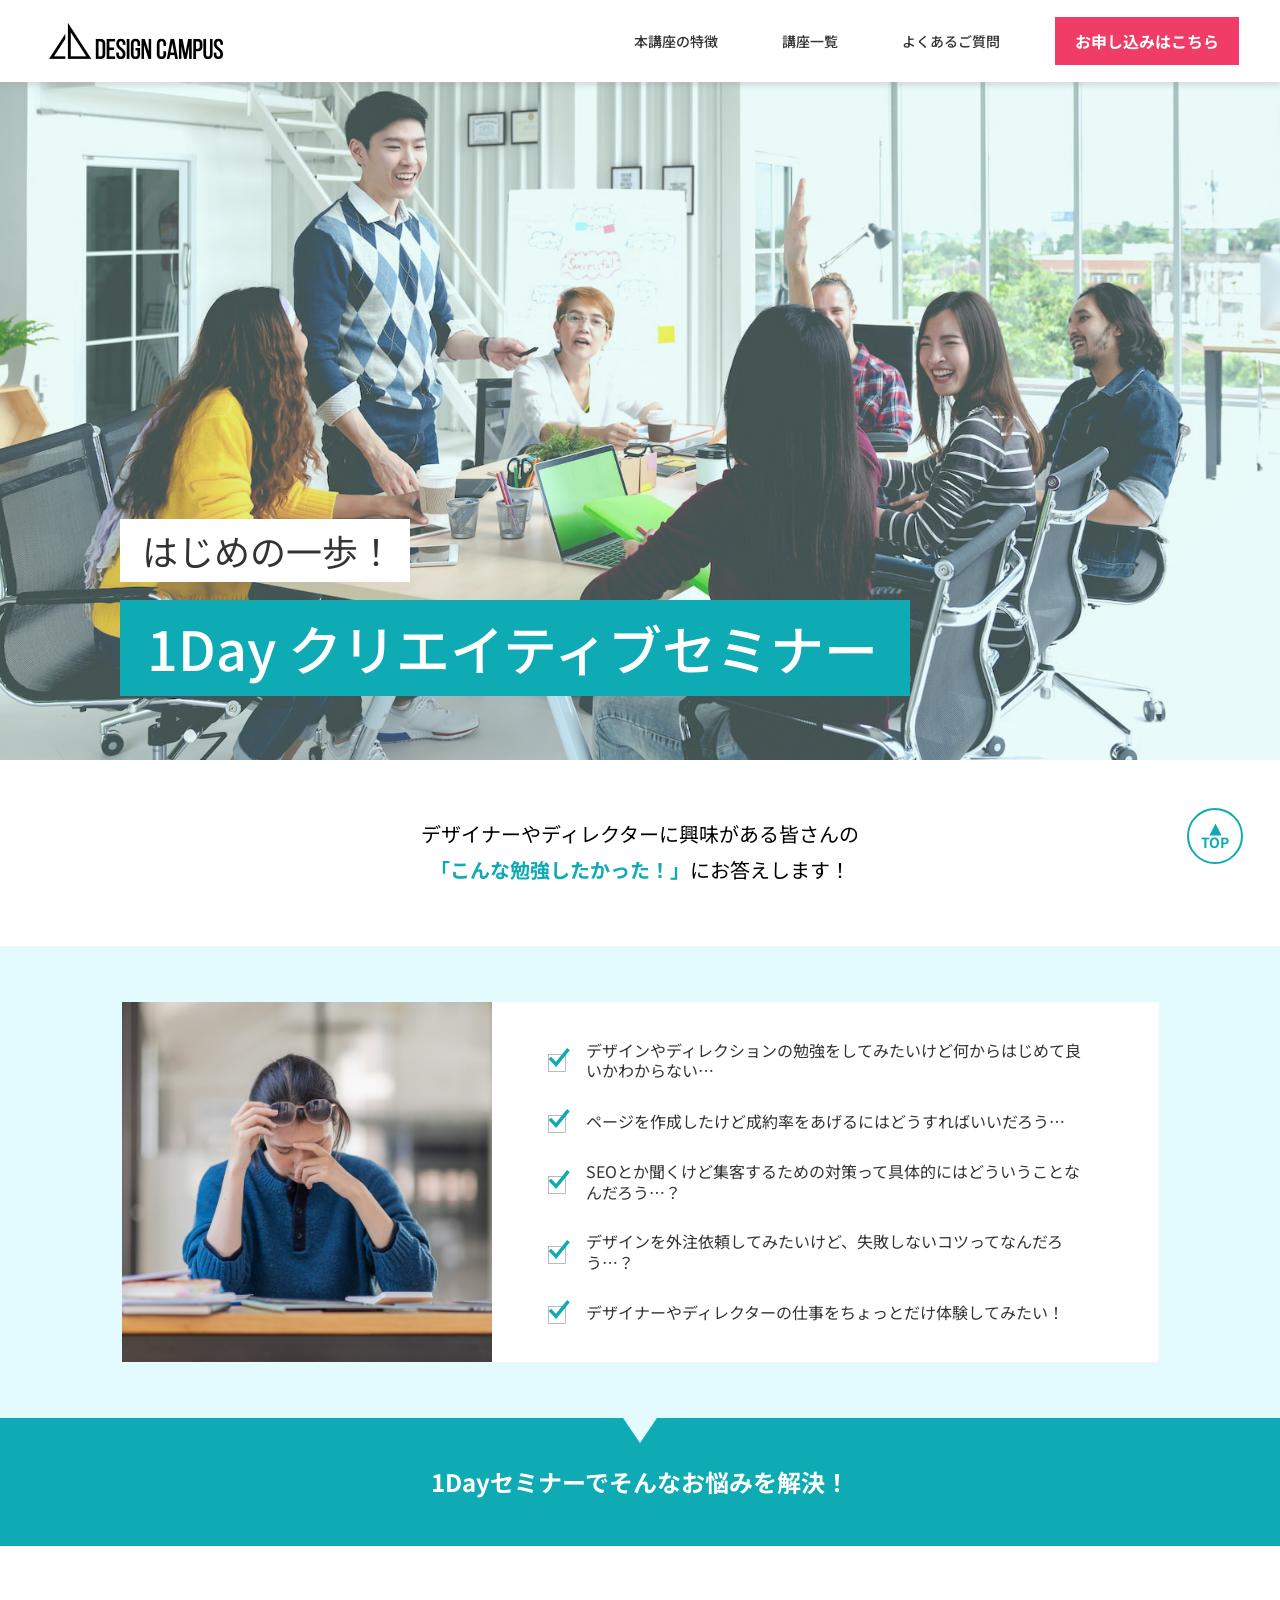
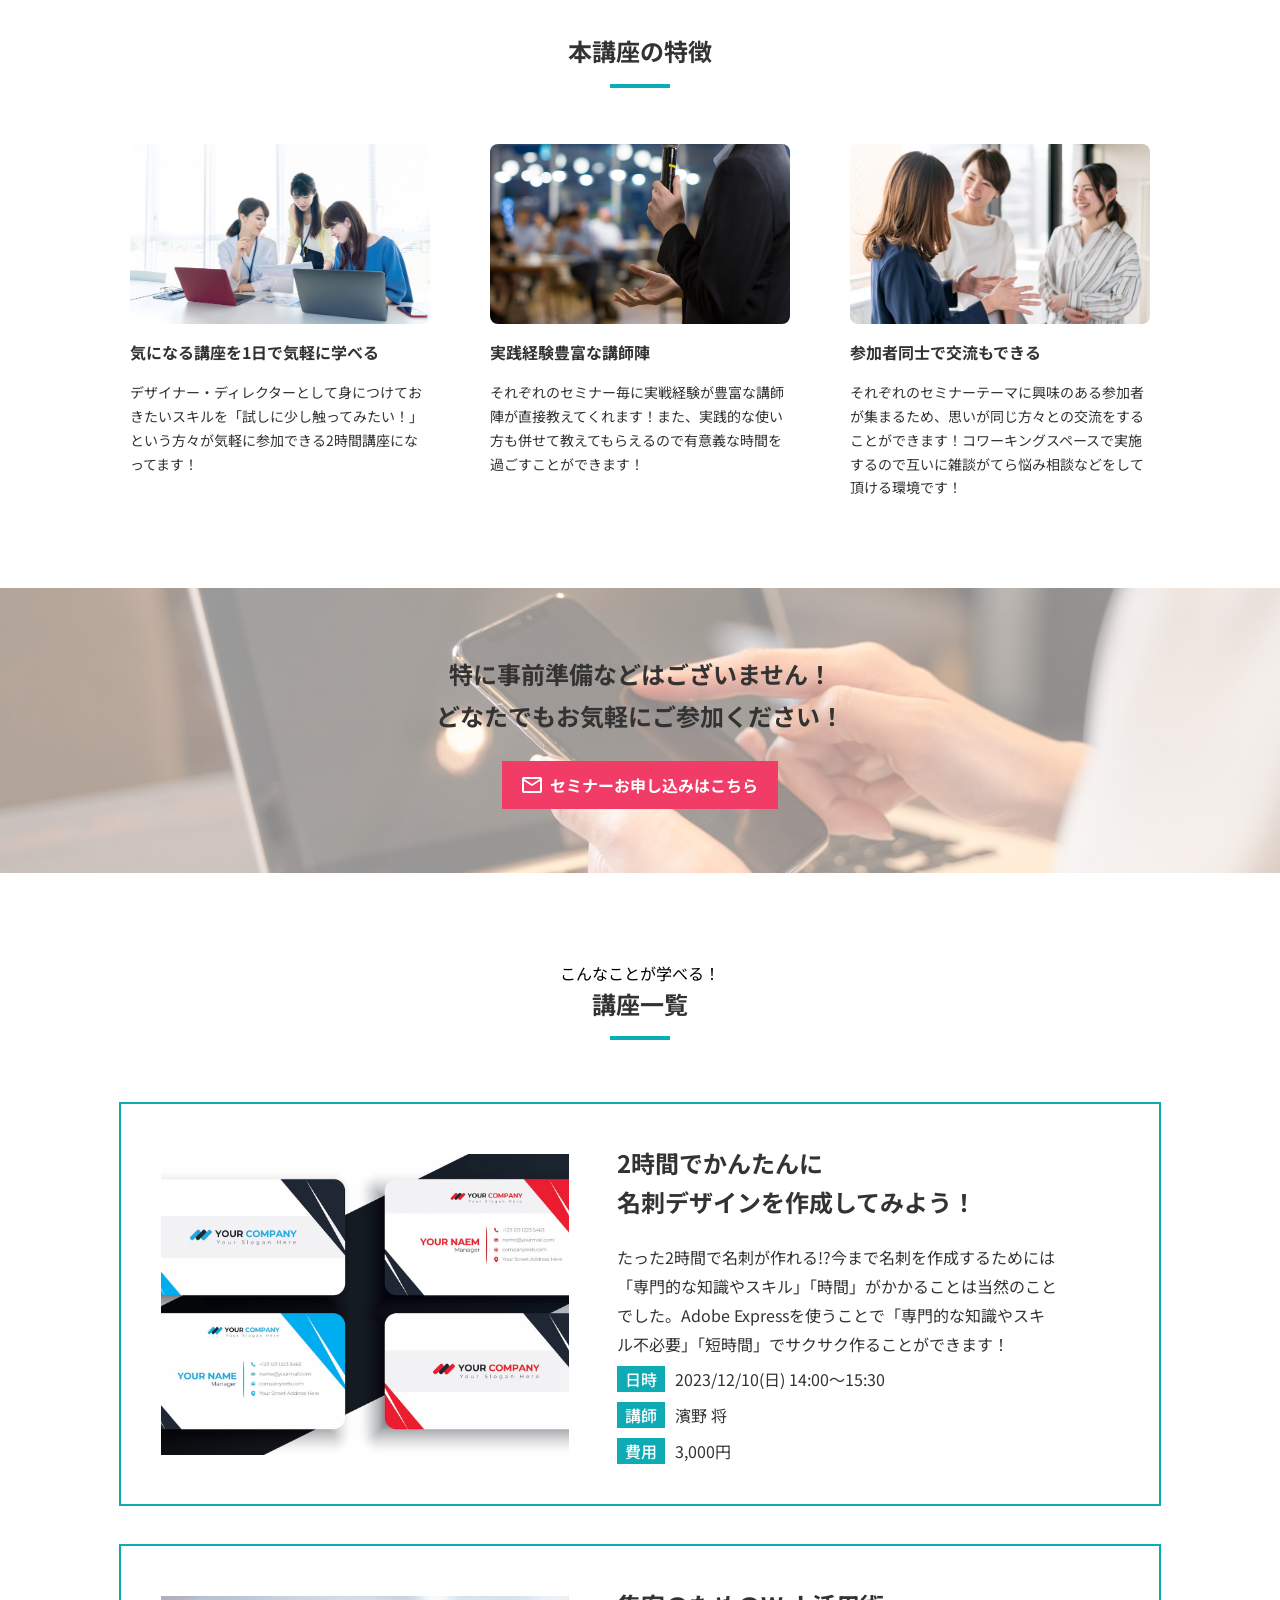
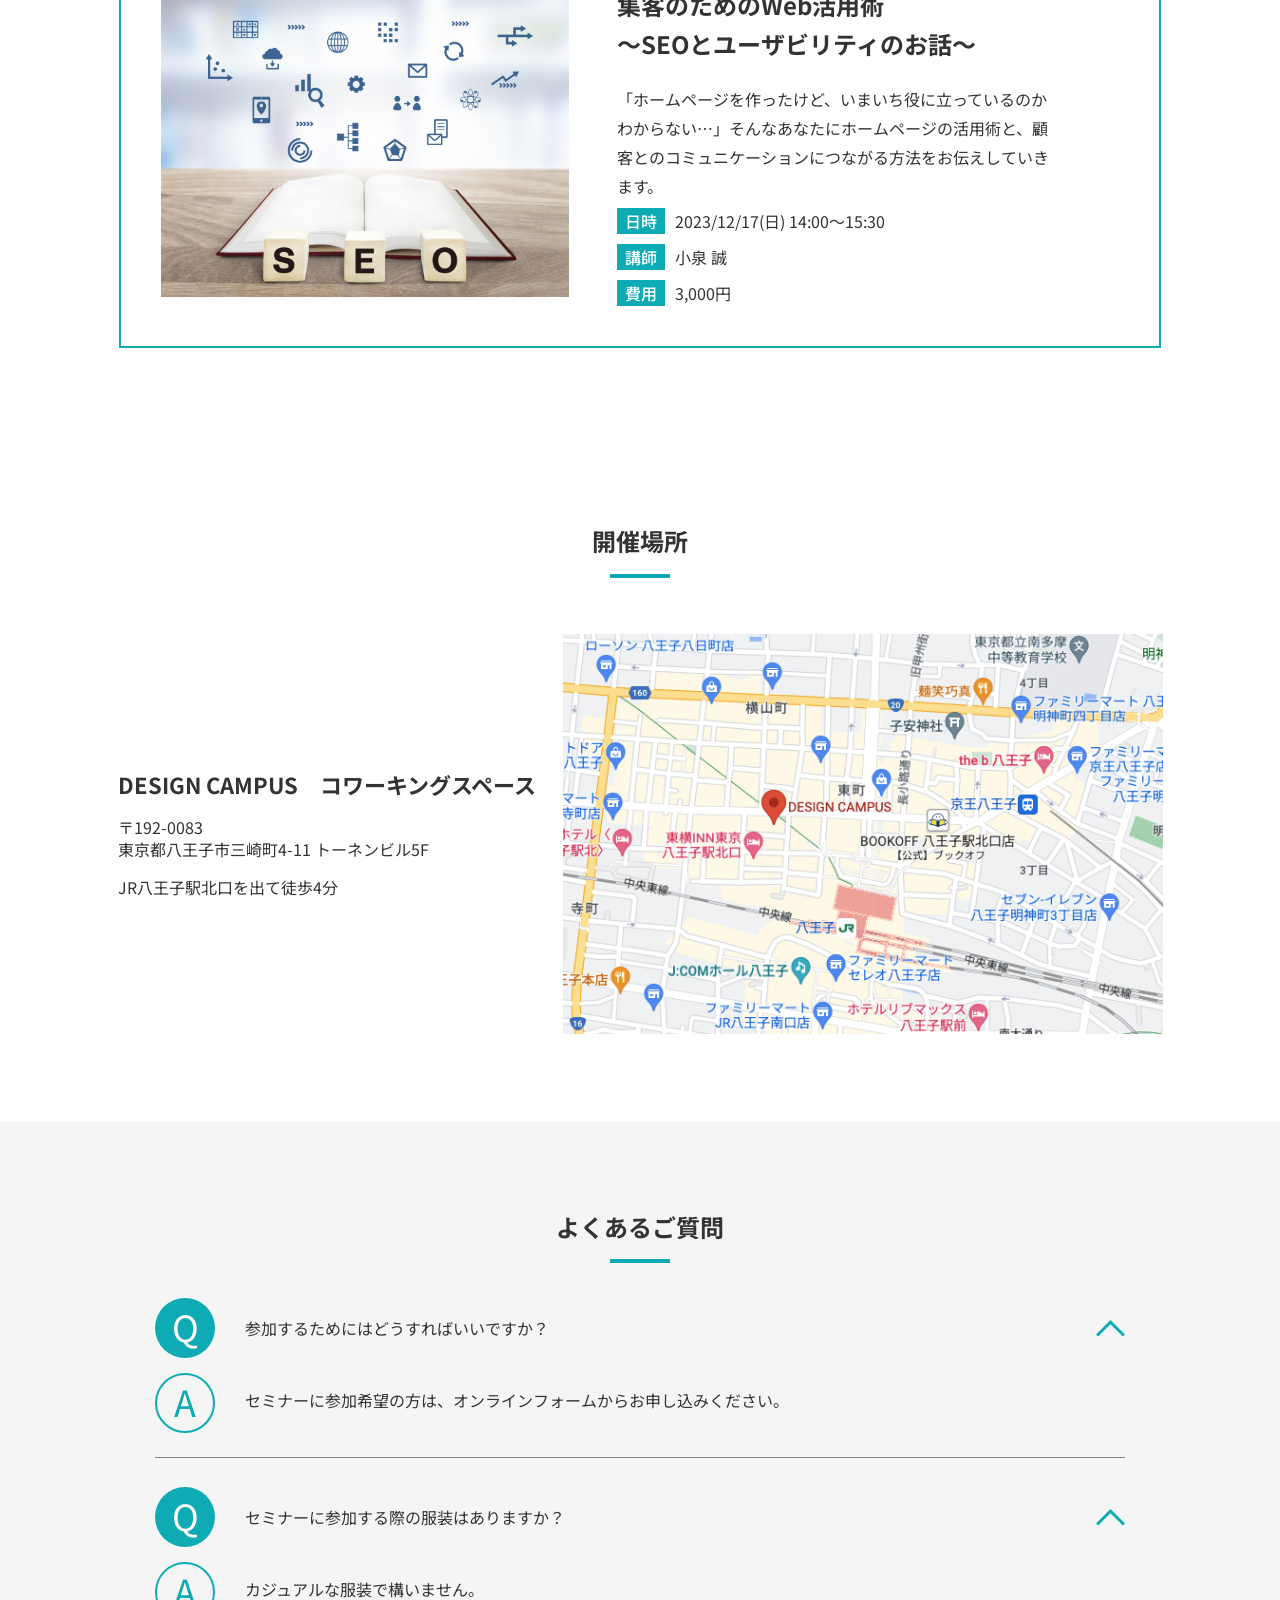
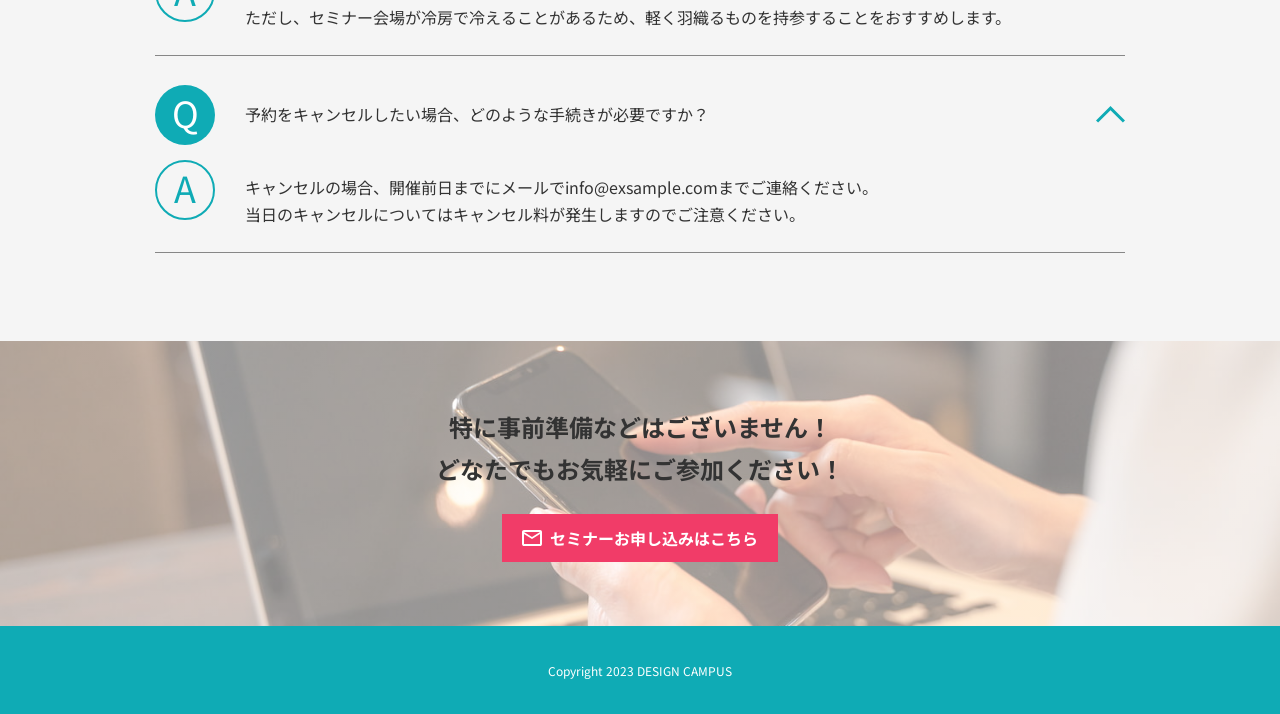
<file: index.html>
<!DOCTYPE html>
<html lang="ja">
<head>
  <meta charset="UTF-8">
  <meta name="viewport" content="width=device-width, initial-scale=1.0">
  <title>1Day クリエイティブセミナー | DESIGN CAMPUS</title>
  <meta name="description" content="デザイナーやディレクターに興味がある方へ。1Dayクリエイティブセミナーで、気になる講座を1日で気軽に学べます。">
  <link rel="preconnect" href="https://fonts.googleapis.com">
  <link rel="preconnect" href="https://fonts.gstatic.com" crossorigin>
  <link href="https://fonts.googleapis.com/css2?family=Inter:wght@400;700&family=Noto+Sans+JP:wght@400;500;700&display=swap" rel="stylesheet">
  <link rel="stylesheet" href="css/style.css">
</head>
<body>
  <header class="header">
    <div class="header-inner">
      <a class="logo" href="index.html">
        <img src="images/logo.png" alt="DESIGN CAMPUS" width="176" height="36">
      </a>
      <button class="nav-toggle" type="button" aria-expanded="false" aria-controls="site-nav" aria-label="メニューを開く">
        <span></span>
        <span></span>
        <span></span>
      </button>
      <nav class="nav" id="site-nav">
        <a href="index.html#features">本講座の特徴</a>
        <a href="index.html#courses">講座一覧</a>
        <a href="index.html#faq">よくあるご質問</a>
        <a class="btn btn-cta btn-nav" href="contact.html">お申し込みはこちら</a>
      </nav>
      <a class="btn btn-cta btn-header" href="contact.html">お申し込みはこちら</a>
    </div>
  </header>

  <main>
    <section class="hero" id="top">
      <div class="hero-copy">
        <p class="hero-kicker">はじめの一歩！</p>
        <h1 class="hero-title">1Day クリエイティブセミナー</h1>
      </div>
    </section>

    <section class="intro">
      <p class="intro-text">
        デザイナーやディレクターに興味がある皆さんの<br>
        <strong>「こんな勉強したかった！」</strong>にお答えします！
      </p>
    </section>

    <section class="concerns" aria-label="こんなお悩みありませんか">
      <div class="concerns-inner">
        <img class="concerns-photo" src="images/concern.png" alt="デスクで悩む女性" width="370" height="360">
        <ul class="concern-list">
          <li>
            <img src="images/icon-mark.svg" alt="" width="22" height="24">
            <p>デザインやディレクションの勉強をしてみたいけど何からはじめて良いかわからない…</p>
          </li>
          <li>
            <img src="images/icon-mark.svg" alt="" width="22" height="24">
            <p>ページを作成したけど成約率をあげるにはどうすればいいだろう…</p>
          </li>
          <li>
            <img src="images/icon-mark.svg" alt="" width="22" height="24">
            <p>SEOとか聞くけど集客するための対策って具体的にはどういうことなんだろう…？</p>
          </li>
          <li>
            <img src="images/icon-mark.svg" alt="" width="22" height="24">
            <p>デザインを外注依頼してみたいけど、失敗しないコツってなんだろう…？</p>
          </li>
          <li>
            <img src="images/icon-mark.svg" alt="" width="22" height="24">
            <p>デザイナーやディレクターの仕事をちょっとだけ体験してみたい！</p>
          </li>
        </ul>
      </div>
    </section>

    <section class="solution" aria-label="解決メッセージ">
      <span class="solution-arrow" aria-hidden="true"></span>
      <p>1Dayセミナーでそんなお悩みを解決！</p>
    </section>

    <section class="features" id="features">
      <div class="features-inner">
        <div class="section-head">
          <h2 class="section-title">本講座の特徴<span class="section-line"></span></h2>
        </div>
        <div class="feature-grid">
          <article class="feature-card">
            <img src="images/feature-1.png" alt="講座の様子" width="300" height="180">
            <h3>気になる講座を1日で気軽に学べる</h3>
            <p>デザイナー・ディレクターとして身につけておきたいスキルを「試しに少し触ってみたい！」という方々が気軽に参加できる2時間講座になってます！</p>
          </article>
          <article class="feature-card">
            <img src="images/feature-2.png" alt="講師が解説している様子" width="300" height="180">
            <h3>実践経験豊富な講師陣</h3>
            <p>それぞれのセミナー毎に実戦経験が豊富な講師陣が直接教えてくれます！また、実践的な使い方も併せて教えてもらえるので有意義な時間を過ごすことができます！</p>
          </article>
          <article class="feature-card">
            <img src="images/feature-3.png" alt="参加者が交流している様子" width="300" height="180">
            <h3>参加者同士で交流もできる</h3>
            <p>それぞれのセミナーテーマに興味のある参加者が集まるため、思いが同じ方々との交流をすることができます！コワーキングスペースで実施するので互いに雑談がてら悩み相談などをして頂ける環境です！</p>
          </article>
        </div>
      </div>
    </section>

    <section class="cta" aria-label="セミナーのお申し込み">
      <div class="cta-inner">
        <p>特に事前準備などはございません！<br>どなたでもお気軽にご参加ください！</p>
        <a class="btn btn-cta btn-seminar" href="contact.html">
          <img src="images/icon-mail.svg" alt="" width="20" height="16">
          セミナーお申し込みはこちら
        </a>
      </div>
    </section>

    <section class="courses" id="courses">
      <div class="courses-inner">
        <div class="section-head section-head--course">
          <p class="eyebrow">こんなことが学べる！</p>
          <h2 class="section-title">講座一覧<span class="section-line"></span></h2>
        </div>
        <div class="course-list">
          <article class="course-card">
            <img src="images/course-1.png" alt="名刺デザインの作例" width="408" height="301">
            <div class="course-body">
              <h3>2時間でかんたんに<br>名刺デザインを作成してみよう！</h3>
              <p class="course-desc">たった2時間で名刺が作れる!?今まで名刺を作成するためには「専門的な知識やスキル」「時間」がかかることは当然のことでした。Adobe Expressを使うことで「専門的な知識やスキル不必要」「短時間」でサクサク作ることができます！</p>
              <dl class="course-meta">
                <div>
                  <dt>日時</dt>
                  <dd>2023/12/10(日) 14:00〜15:30</dd>
                </div>
                <div>
                  <dt>講師</dt>
                  <dd>濱野 将</dd>
                </div>
                <div>
                  <dt>費用</dt>
                  <dd>3,000円</dd>
                </div>
              </dl>
            </div>
          </article>
          <article class="course-card">
            <img src="images/course-2.png" alt="Webサイトを確認している様子" width="408" height="301">
            <div class="course-body">
              <h3>集客のためのWeb活用術<br>〜SEOとユーザビリティのお話〜</h3>
              <p class="course-desc">「ホームページを作ったけど、いまいち役に立っているのかわからない…」そんなあなたにホームページの活用術と、顧客とのコミュニケーションにつながる方法をお伝えしていきます。</p>
              <dl class="course-meta">
                <div>
                  <dt>日時</dt>
                  <dd>2023/12/17(日) 14:00〜15:30</dd>
                </div>
                <div>
                  <dt>講師</dt>
                  <dd>小泉 誠</dd>
                </div>
                <div>
                  <dt>費用</dt>
                  <dd>3,000円</dd>
                </div>
              </dl>
            </div>
          </article>
        </div>
      </div>
    </section>

    <section class="place" id="place">
      <div class="place-inner">
        <div class="section-head">
          <h2 class="section-title">開催場所<span class="section-line"></span></h2>
        </div>
        <div class="place-body">
          <div class="place-info">
            <p class="place-name">DESIGN CAMPUS　コワーキングスペース</p>
            <p class="place-address">〒192-0083<br>東京都八王子市三崎町4-11 トーネンビル5F</p>
            <p class="place-access">JR八王子駅北口を出て徒歩4分</p>
          </div>
          <img src="images/map.png" alt="DESIGN CAMPUS周辺の地図。八王子駅北口付近" width="600" height="400">
        </div>
      </div>
    </section>

    <section class="faq" id="faq">
      <div class="faq-inner">
        <div class="section-head section-head--faq">
          <h2 class="section-title">よくあるご質問<span class="section-line"></span></h2>
        </div>
        <div class="faq-list">
          <article class="faq-item is-open">
            <h3>
              <button class="faq-q" type="button" aria-expanded="true">
                <span class="mark mark-q" aria-hidden="true">Q</span>
                <span class="faq-question">参加するためにはどうすればいいですか？</span>
                <img class="chevron" src="images/icon-chevron.svg" alt="" width="29" height="17">
              </button>
            </h3>
            <div class="faq-a">
              <span class="mark mark-a" aria-hidden="true">A</span>
              <p>セミナーに参加希望の方は、オンラインフォームからお申し込みください。</p>
            </div>
          </article>
          <hr>
          <article class="faq-item is-open">
            <h3>
              <button class="faq-q" type="button" aria-expanded="true">
                <span class="mark mark-q" aria-hidden="true">Q</span>
                <span class="faq-question">セミナーに参加する際の服装はありますか？</span>
                <img class="chevron" src="images/icon-chevron.svg" alt="" width="29" height="17">
              </button>
            </h3>
            <div class="faq-a">
              <span class="mark mark-a" aria-hidden="true">A</span>
              <p>カジュアルな服装で構いません。<br>ただし、セミナー会場が冷房で冷えることがあるため、軽く羽織るものを持参することをおすすめします。</p>
            </div>
          </article>
          <hr>
          <article class="faq-item is-open">
            <h3>
              <button class="faq-q" type="button" aria-expanded="true">
                <span class="mark mark-q" aria-hidden="true">Q</span>
                <span class="faq-question">予約をキャンセルしたい場合、どのような手続きが必要ですか？</span>
                <img class="chevron" src="images/icon-chevron.svg" alt="" width="29" height="17">
              </button>
            </h3>
            <div class="faq-a">
              <span class="mark mark-a" aria-hidden="true">A</span>
              <p>キャンセルの場合、開催前日までにメールでinfo@exsample.comまでご連絡ください。<br>当日のキャンセルについてはキャンセル料が発生しますのでご注意ください。</p>
            </div>
          </article>
          <hr>
        </div>
      </div>
    </section>

    <section class="cta" aria-label="セミナーのお申し込み">
      <div class="cta-inner">
        <p>特に事前準備などはございません！<br>どなたでもお気軽にご参加ください！</p>
        <a class="btn btn-cta btn-seminar" href="contact.html">
          <img src="images/icon-mail.svg" alt="" width="20" height="16">
          セミナーお申し込みはこちら
        </a>
      </div>
    </section>
  </main>

  <footer class="footer">
    <p>Copyright 2023 DESIGN CAMPUS</p>
  </footer>

  <a class="to-top" href="#top" aria-label="ページ上部へ戻る">
    <svg viewBox="0 0 13 13" width="13" height="13" aria-hidden="true">
      <polygon points="6.5,0.4 12.6,12.6 0.4,12.6" fill="#0FABB5"></polygon>
    </svg>
    <span>TOP</span>
  </a>

  <script src="js/main.js"></script>
</body>
</html>
</file>
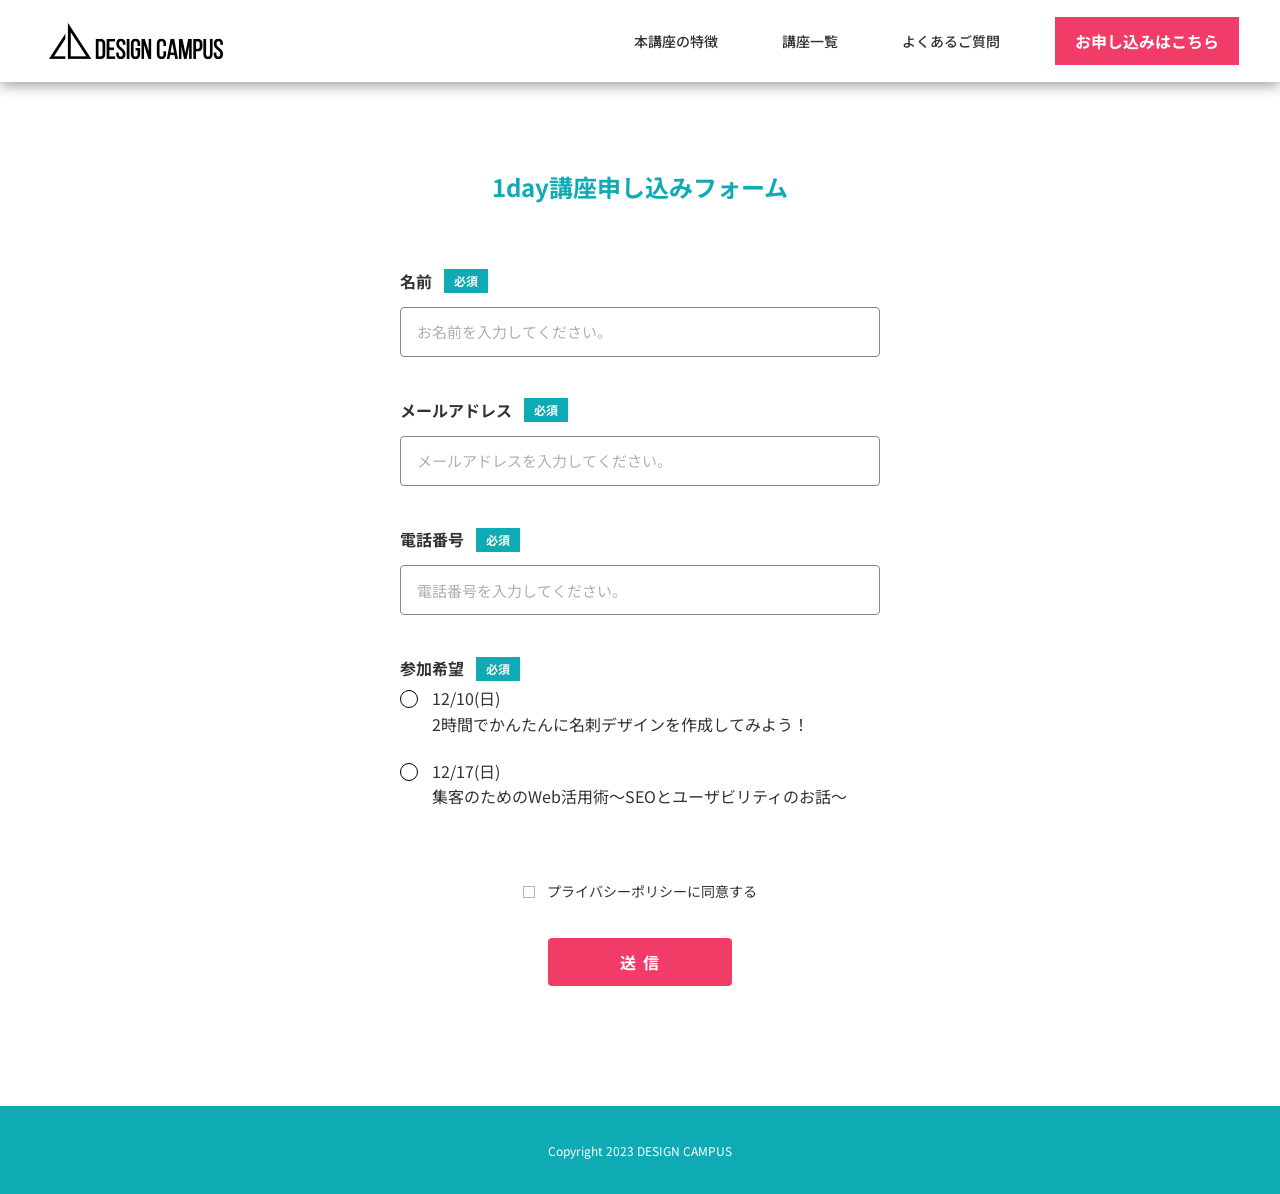
<file: contact.html>
<!DOCTYPE html>
<html lang="ja">
<head>
  <meta charset="UTF-8">
  <meta name="viewport" content="width=device-width, initial-scale=1.0">
  <title>1day講座申し込みフォーム | DESIGN CAMPUS</title>
  <meta name="description" content="1Dayクリエイティブセミナーの申し込みフォームです。">
  <link rel="preconnect" href="https://fonts.googleapis.com">
  <link rel="preconnect" href="https://fonts.gstatic.com" crossorigin>
  <link href="https://fonts.googleapis.com/css2?family=Inter:wght@400;700&family=Noto+Sans+JP:wght@400;500;700&display=swap" rel="stylesheet">
  <link rel="stylesheet" href="css/style.css">
</head>
<body class="page-form">
  <header class="header header--strong">
    <div class="header-inner">
      <a class="logo" href="index.html">
        <img src="images/logo.png" alt="DESIGN CAMPUS" width="176" height="36">
      </a>
      <button class="nav-toggle" type="button" aria-expanded="false" aria-controls="site-nav" aria-label="メニューを開く">
        <span></span>
        <span></span>
        <span></span>
      </button>
      <nav class="nav" id="site-nav">
        <a href="index.html#features">本講座の特徴</a>
        <a href="index.html#courses">講座一覧</a>
        <a href="index.html#faq">よくあるご質問</a>
        <a class="btn btn-cta btn-nav" href="contact.html">お申し込みはこちら</a>
      </nav>
      <a class="btn btn-cta btn-header" href="contact.html" aria-current="page">お申し込みはこちら</a>
    </div>
  </header>

  <main class="form-main">
    <h1 class="form-title">1day講座申し込みフォーム</h1>
    <form class="apply-form" id="apply-form" action="thanks.html" method="get" novalidate>
      <div class="form-fields">
        <div class="field">
          <label class="field-label" for="name">
            <span>名前</span>
            <span class="badge">必須</span>
          </label>
          <input id="name" name="name" type="text" autocomplete="name" placeholder="お名前を入力してください。" required>
          <p class="field-error" data-error-for="name" hidden></p>
        </div>

        <div class="field">
          <label class="field-label" for="email">
            <span>メールアドレス</span>
            <span class="badge">必須</span>
          </label>
          <input id="email" name="email" type="email" autocomplete="email" placeholder="メールアドレスを入力してください。" required>
          <p class="field-error" data-error-for="email" hidden></p>
        </div>

        <div class="field">
          <label class="field-label" for="tel">
            <span>電話番号</span>
            <span class="badge">必須</span>
          </label>
          <input id="tel" name="tel" type="tel" autocomplete="tel" placeholder="電話番号を入力してください。" required>
          <p class="field-error" data-error-for="tel" hidden></p>
        </div>

        <fieldset class="field">
          <legend class="field-label">
            <span>参加希望</span>
            <span class="badge">必須</span>
          </legend>
          <div class="choices">
            <label class="choice">
              <input type="radio" name="course" value="1210" required>
              <span class="choice-mark" aria-hidden="true"></span>
              <span class="choice-text">12/10(日)　<br>2時間でかんたんに名刺デザインを作成してみよう！</span>
            </label>
            <label class="choice">
              <input type="radio" name="course" value="1217">
              <span class="choice-mark" aria-hidden="true"></span>
              <span class="choice-text">12/17(日)　<br>集客のためのWeb活用術〜SEOとユーザビリティのお話〜</span>
            </label>
          </div>
          <p class="field-error" data-error-for="course" hidden></p>
        </fieldset>
      </div>

      <div class="form-submit">
        <label class="agree">
          <input type="checkbox" name="privacy" required>
          <span class="agree-mark" aria-hidden="true"></span>
          <span>プライバシーポリシーに同意する</span>
        </label>
        <p class="field-error" data-error-for="privacy" hidden></p>
        <button class="btn btn-send" type="submit">送 信</button>
      </div>
    </form>
  </main>

  <footer class="footer">
    <p>Copyright 2023 DESIGN CAMPUS</p>
  </footer>

  <script src="js/main.js"></script>
</body>
</html>
</file>
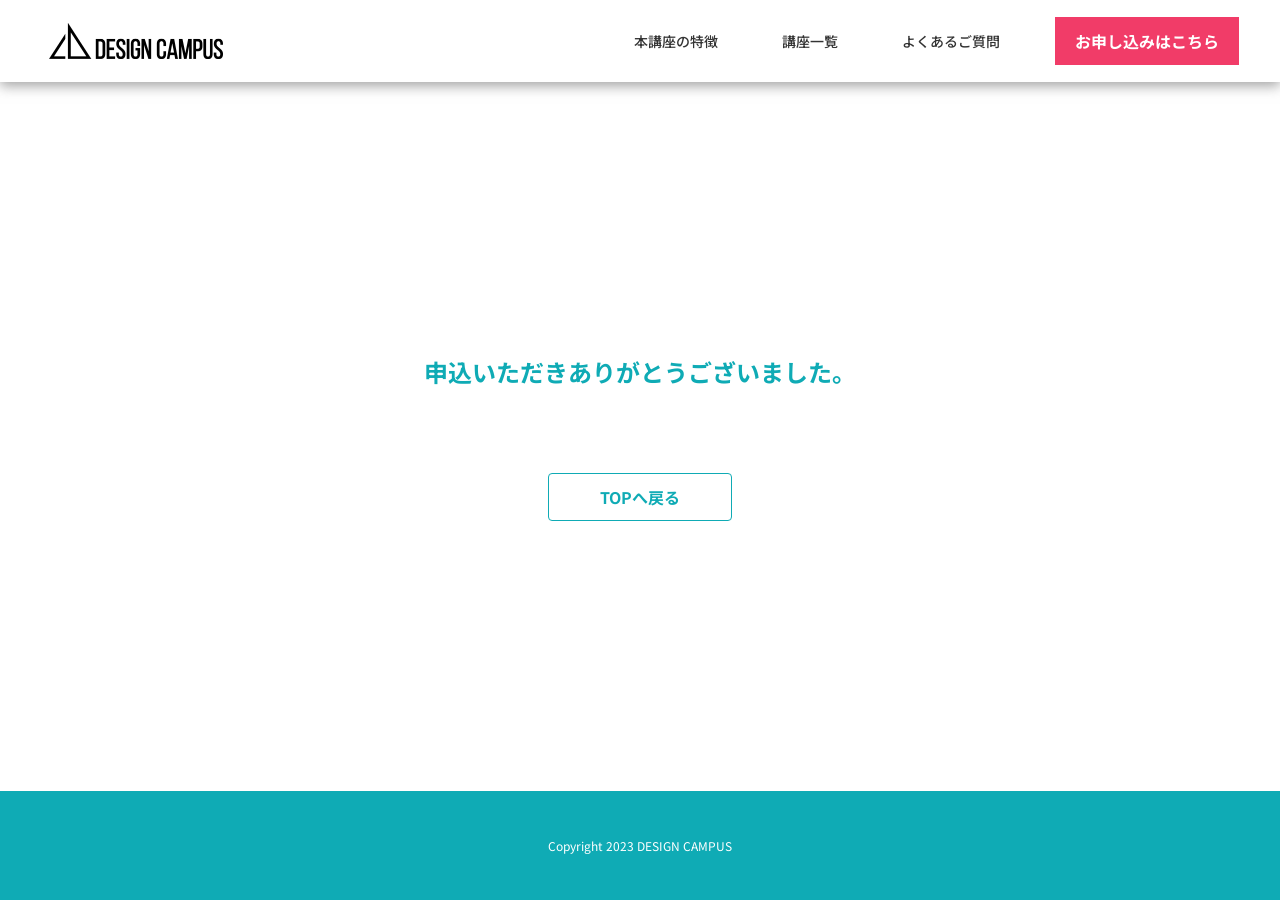
<file: thanks.html>
<!DOCTYPE html>
<html lang="ja">
<head>
  <meta charset="UTF-8">
  <meta name="viewport" content="width=device-width, initial-scale=1.0">
  <title>お申し込みありがとうございました | DESIGN CAMPUS</title>
  <meta name="description" content="1Dayクリエイティブセミナーのお申し込みを受け付けました。">
  <link rel="preconnect" href="https://fonts.googleapis.com">
  <link rel="preconnect" href="https://fonts.gstatic.com" crossorigin>
  <link href="https://fonts.googleapis.com/css2?family=Inter:wght@400;700&family=Noto+Sans+JP:wght@400;500;700&display=swap" rel="stylesheet">
  <link rel="stylesheet" href="css/style.css">
</head>
<body class="page-thanks">
  <header class="header header--strong">
    <div class="header-inner">
      <a class="logo" href="index.html">
        <img src="images/logo.png" alt="DESIGN CAMPUS" width="176" height="36">
      </a>
      <button class="nav-toggle" type="button" aria-expanded="false" aria-controls="site-nav" aria-label="メニューを開く">
        <span></span>
        <span></span>
        <span></span>
      </button>
      <nav class="nav" id="site-nav">
        <a href="index.html#features">本講座の特徴</a>
        <a href="index.html#courses">講座一覧</a>
        <a href="index.html#faq">よくあるご質問</a>
        <a class="btn btn-cta btn-nav" href="contact.html">お申し込みはこちら</a>
      </nav>
      <a class="btn btn-cta btn-header" href="contact.html">お申し込みはこちら</a>
    </div>
  </header>

  <main class="thanks-main">
    <div class="thanks-box">
      <p class="thanks-message">申込いただきありがとうございました。</p>
      <a class="btn btn-back" href="index.html">TOPへ戻る</a>
    </div>
  </main>

  <footer class="footer footer--tall">
    <p>Copyright 2023 DESIGN CAMPUS</p>
  </footer>

  <script src="js/main.js"></script>
</body>
</html>
</file>
<file: css/style.css>
:root {
  --teal: #0fabb5;
  --pink: #f13c68;
  --text: #333333;
  --black: #000000;
  --line: #878787;
  --cyan: #e3faff;
  --faq-bg: #f5f5f5;
  --placeholder: #afafaf;
  --white: #ffffff;
  --header-h: 82px;
  --font: "Noto Sans JP", "Hiragino Sans", "Noto Sans", sans-serif;
  --inter: "Inter", "Noto Sans JP", sans-serif;
}

*,
*::before,
*::after {
  box-sizing: border-box;
}

html {
  scroll-behavior: smooth;
}

body {
  margin: 0;
  color: var(--text);
  font-family: var(--font);
  font-weight: 400;
  background: var(--white);
  line-height: 1.7;
}

img {
  max-width: 100%;
  height: auto;
  vertical-align: middle;
}

a {
  color: inherit;
  text-decoration: none;
}

button,
input {
  font-family: inherit;
}

p,
h1,
h2,
h3 {
  margin: 0;
}

ul {
  margin: 0;
  padding: 0;
  list-style: none;
}

:focus-visible {
  outline: 2px solid var(--teal);
  outline-offset: 3px;
}

.header {
  position: sticky;
  top: 0;
  z-index: 100;
  height: var(--header-h);
  background: var(--white);
  box-shadow: 0 4px 4px rgba(156, 156, 156, 0.25);
}

.header--strong {
  box-shadow: 0 4px 12px rgba(134, 134, 134, 0.75);
}

.header-inner {
  display: flex;
  align-items: center;
  height: 100%;
  max-width: 1440px;
  margin: 0 auto;
  padding: 0 41px 0 48px;
}

.logo {
  display: flex;
  flex: none;
}

.logo img {
  width: 176px;
  height: 36px;
  object-fit: contain;
}

.nav {
  display: flex;
  align-items: center;
  gap: 64px;
  margin-left: auto;
  margin-right: 55px;
}

.nav a {
  font-size: 14px;
  font-weight: 500;
  line-height: 1;
  color: #333333;
  white-space: nowrap;
}

.nav-toggle {
  display: none;
  width: 44px;
  height: 44px;
  margin-left: auto;
  padding: 0;
  border: 0;
  background: transparent;
  cursor: pointer;
}

.nav-toggle span {
  display: block;
  width: 22px;
  height: 2px;
  margin: 5px auto;
  background: #333333;
}

.btn {
  display: inline-flex;
  align-items: center;
  justify-content: center;
  gap: 8px;
  border: 0;
  background: var(--pink);
  color: var(--white);
  font-size: 16px;
  font-weight: 700;
  line-height: 1;
  cursor: pointer;
  text-decoration: none;
}

.btn-cta {
  padding: 16px 20px;
}

.btn-nav {
  display: none;
}

.btn-seminar img {
  width: 20px;
  height: 16px;
}

.btn:hover {
  filter: brightness(0.96);
}

.hero {
  position: relative;
  height: 760px;
  margin-top: calc(var(--header-h) * -1);
  background:
    linear-gradient(137deg, rgba(52, 212, 184, 0.1) 8%, rgba(46, 215, 215, 0.1) 97%),
    url("../images/hero.png") center / cover no-repeat;
}

.hero-copy {
  position: absolute;
  left: max(24px, calc((100% - 1440px) / 2 + 200px));
  bottom: 64px;
  width: min(790px, calc(100% - 48px));
}

.hero-kicker {
  display: inline-block;
  margin: 0 0 18px;
  padding: 4px 16px 4px 22px;
  background: var(--white);
  color: #333333;
  font-size: 36px;
  font-weight: 400;
  line-height: 1.53;
}

.hero-title {
  display: flex;
  align-items: center;
  width: 790px;
  max-width: 100%;
  min-height: 96px;
  margin: 0;
  padding: 11px 29px 11px 27px;
  background: var(--teal);
  color: var(--white);
  font-size: 54px;
  font-weight: 500;
  line-height: 1.37;
}

.intro {
  display: flex;
  align-items: center;
  justify-content: center;
  min-height: 186px;
  padding: 56px 24px;
  text-align: center;
}

.intro-text {
  color: var(--black);
  font-family: var(--inter);
  font-size: 20px;
  font-weight: 400;
  line-height: 1.8;
}

.intro-text strong {
  color: var(--teal);
  font-weight: 700;
}

.concerns {
  background: var(--cyan);
  padding: 56px 24px;
}

.concerns-inner {
  display: flex;
  align-items: stretch;
  width: min(1037px, 100%);
  margin: 0 auto;
}

.concerns-photo {
  width: 370px;
  height: 360px;
  object-fit: cover;
  flex: none;
}

.concern-list {
  display: flex;
  flex-direction: column;
  justify-content: center;
  gap: 28px;
  width: 667px;
  min-height: 359px;
  padding: 36px 56px;
  background: var(--white);
}

.concern-list li {
  display: flex;
  align-items: center;
  gap: 16px;
}

.concern-list img {
  width: 22px;
  height: 24px;
  flex: none;
}

.concern-list p {
  max-width: 500px;
  font-size: 16px;
  line-height: 1.3;
}

.solution {
  position: relative;
  display: flex;
  align-items: center;
  justify-content: center;
  min-height: 128px;
  padding: 32px 24px;
  background: var(--teal);
  color: var(--white);
  text-align: center;
}

.solution-arrow {
  position: absolute;
  top: -9px;
  left: 50%;
  width: 46px;
  height: 34px;
  transform: translateX(-50%);
  background: var(--cyan);
  clip-path: polygon(0 0, 100% 0, 50% 100%);
}

.solution p {
  font-size: 24px;
  font-weight: 700;
  line-height: 1.4;
}

.features {
  padding: 88px 24px;
}

.features-inner {
  width: min(1020px, 100%);
  margin: 0 auto;
}

.section-head {
  display: flex;
  flex-direction: column;
  align-items: center;
  margin-bottom: 56px;
}

.section-head--course {
  margin-bottom: 62px;
}

.section-head--faq {
  margin-bottom: 30px;
}

.eyebrow {
  margin-bottom: 0;
  color: var(--black);
  font-size: 16px;
  font-weight: 400;
  line-height: 1.6;
}

.section-title {
  display: flex;
  flex-direction: column;
  align-items: center;
  gap: 16px;
  color: var(--text);
  font-size: 24px;
  font-weight: 700;
  line-height: 1.4;
  text-align: center;
}

.section-line {
  display: block;
  width: 60px;
  height: 4px;
  background: var(--teal);
}

.feature-grid {
  display: grid;
  grid-template-columns: repeat(3, 300px);
  justify-content: space-between;
  gap: 60px;
}

.feature-card img {
  width: 300px;
  height: 180px;
  object-fit: cover;
  border-radius: 8px;
}

.feature-card h3 {
  margin-top: 16px;
  font-size: 16px;
  font-weight: 700;
  line-height: 1.6;
}

.feature-card p {
  margin-top: 16px;
  font-size: 14px;
  line-height: 1.7;
}

.cta {
  display: flex;
  align-items: center;
  justify-content: center;
  min-height: 285px;
  padding: 64px 24px;
  background:
    linear-gradient(rgba(255, 255, 255, 0.55), rgba(255, 255, 255, 0.55)),
    url("../images/cta-bg.png") center / cover no-repeat;
}

.cta-inner {
  display: flex;
  flex-direction: column;
  align-items: center;
  gap: 24px;
  text-align: center;
}

.cta-inner p {
  color: var(--text);
  font-size: 24px;
  font-weight: 700;
  line-height: 1.75;
}

.courses {
  padding: 88px 24px;
}

.courses-inner {
  width: min(1042px, 100%);
  margin: 0 auto;
}

.course-list {
  display: flex;
  flex-direction: column;
  gap: 38px;
}

.course-card {
  display: flex;
  align-items: center;
  gap: 48px;
  padding: 40px;
  border: 2px solid var(--teal);
}

.course-card > img {
  width: 408px;
  height: 301px;
  object-fit: cover;
  flex: none;
}

.course-body {
  display: flex;
  flex-direction: column;
  gap: 22px;
  min-width: 0;
}

.course-body h3 {
  font-size: 24px;
  font-weight: 700;
  line-height: 1.6;
}

.course-desc {
  max-width: 442px;
  font-size: 16px;
  line-height: 1.8;
}

.course-meta {
  display: flex;
  flex-direction: column;
  gap: 10px;
  margin: -14px 0 0;
}

.course-meta div {
  display: flex;
  align-items: center;
  gap: 10px;
}

.course-meta dt {
  display: flex;
  align-items: center;
  justify-content: center;
  width: 48px;
  height: 26px;
  background: var(--teal);
  color: var(--white);
  font-size: 16px;
  font-weight: 500;
  line-height: 1;
}

.course-meta dd {
  margin: 0;
  font-size: 16px;
  font-weight: 400;
  line-height: 1.4;
}

.place {
  padding: 88px 24px;
}

.place-inner {
  width: min(1045px, 100%);
  margin: 0 auto;
}

.place-body {
  display: flex;
  align-items: center;
  justify-content: space-between;
  gap: 24px;
}

.place-info {
  width: min(446px, 100%);
}

.place-name {
  font-size: 22px;
  font-weight: 700;
  line-height: 1.36;
}

.place-address {
  margin-top: 16px;
  font-size: 16px;
  line-height: 22px;
}

.place-access {
  margin-top: 16px;
  font-size: 16px;
  line-height: 1.4;
}

.place-body img {
  width: 600px;
  height: 400px;
  object-fit: cover;
  flex: none;
}

.faq {
  padding: 88px 24px;
  background: var(--faq-bg);
}

.faq-inner {
  width: min(970px, 100%);
  margin: 0 auto;
}

.faq-list {
  display: flex;
  flex-direction: column;
  gap: 24px;
}

.faq-list hr {
  width: 100%;
  margin: 0;
  border: 0;
  border-top: 1px solid var(--line);
}

.faq-item h3 {
  margin: 0;
  font-size: inherit;
  font-weight: inherit;
}

.faq-q {
  display: grid;
  grid-template-columns: 60px minmax(0, 1fr) 29px;
  column-gap: 30px;
  align-items: center;
  width: 100%;
  padding: 5px 0 0;
  border: 0;
  background: transparent;
  color: var(--text);
  text-align: left;
  cursor: pointer;
}

.faq-question {
  font-size: 16px;
  font-weight: 400;
  line-height: 1.7;
}

.chevron {
  width: 29px;
  height: 17px;
  transition: transform 0.2s ease;
}

.faq-item:not(.is-open) .chevron {
  transform: rotate(180deg);
}

.mark {
  display: flex;
  align-items: center;
  justify-content: center;
  width: 60px;
  height: 60px;
  padding-bottom: 0.16em;
  border-radius: 50%;
  font-size: 36px;
  font-weight: 400;
  line-height: 1;
}

.mark-q {
  background: var(--teal);
  color: var(--white);
}

.mark-a {
  border: 2px solid var(--teal);
  color: var(--teal);
  background: transparent;
}

.faq-a {
  display: grid;
  grid-template-columns: 60px minmax(0, 1fr) 29px;
  column-gap: 30px;
  align-items: start;
  margin-top: 15px;
}

.faq-a p {
  padding-top: 14px;
  font-size: 16px;
  line-height: 1.7;
}

.faq-item:not(.is-open) .faq-a {
  display: none;
}

.footer {
  display: flex;
  align-items: center;
  justify-content: center;
  height: 88px;
  background: var(--teal);
  color: var(--white);
}

.footer p {
  font-size: 12px;
  font-weight: 400;
  line-height: 1.6;
}

.footer--tall {
  height: 109px;
}

.to-top {
  position: fixed;
  right: 37px;
  bottom: 36px;
  z-index: 90;
  display: flex;
  flex-direction: column;
  align-items: center;
  justify-content: center;
  gap: 1px;
  width: 56px;
  height: 56px;
  border: 2px solid var(--teal);
  border-radius: 50%;
  background: var(--white);
  color: var(--teal);
  font-size: 14px;
  font-weight: 700;
  line-height: 1;
}

.to-top span {
  margin-top: -2px;
}

.page-form {
  min-height: 100vh;
  display: flex;
  flex-direction: column;
}

.form-main {
  flex: 1;
  width: min(480px, calc(100% - 48px));
  margin: 0 auto;
  padding: 88px 0 120px;
}

.form-title {
  color: var(--teal);
  font-size: 24px;
  font-weight: 700;
  line-height: 1.4;
  text-align: center;
}

.apply-form {
  margin-top: 64px;
}

.form-fields {
  display: flex;
  flex-direction: column;
  gap: 40px;
}

.field {
  display: flex;
  flex-direction: column;
  gap: 12px;
  margin: 0;
  padding: 0;
  border: 0;
  min-inline-size: 0;
}

.field-label,
.field legend.field-label {
  display: flex;
  align-items: center;
  gap: 12px;
  padding: 0;
  color: var(--text);
  font-size: 16px;
  font-weight: 700;
  line-height: 1.7;
}

.badge {
  display: inline-flex;
  align-items: center;
  justify-content: center;
  width: 44px;
  height: 24px;
  background: var(--teal);
  color: var(--white);
  font-size: 12px;
  font-weight: 700;
  line-height: 1;
}

.field input[type="text"],
.field input[type="email"],
.field input[type="tel"] {
  width: 100%;
  height: 50px;
  padding: 0 16px;
  border: 1px solid var(--line);
  border-radius: 4px;
  background: var(--white);
  color: var(--text);
  font-size: 15px;
  line-height: 1;
}

.field input::placeholder {
  color: var(--placeholder);
}

.field input[aria-invalid="true"] {
  border-color: var(--pink);
}

.field-error {
  margin: -4px 0 0;
  color: var(--pink);
  font-size: 13px;
  font-weight: 500;
  line-height: 1.5;
}

.choices {
  display: flex;
  flex-direction: column;
  gap: 21px;
  margin-top: 4px;
}

.choice {
  display: flex;
  align-items: flex-start;
  gap: 14px;
  cursor: pointer;
}

.choice input {
  position: absolute;
  opacity: 0;
  pointer-events: none;
}

.choice-mark {
  width: 18px;
  height: 18px;
  margin-top: 4px;
  border: 1px solid var(--black);
  border-radius: 50%;
  flex: none;
  background: var(--white);
}

.choice input:checked + .choice-mark {
  border-color: var(--teal);
  background:
    radial-gradient(circle, var(--teal) 0 5px, transparent 5.5px);
}

.choice input:focus-visible + .choice-mark {
  outline: 2px solid var(--teal);
  outline-offset: 3px;
}

.choice-text {
  font-size: 16px;
  font-weight: 400;
  line-height: 1.6;
}

.form-submit {
  display: flex;
  flex-direction: column;
  align-items: center;
  width: max-content;
  max-width: 100%;
  margin: 72px auto 0;
}

.agree {
  display: flex;
  align-items: center;
  gap: 12px;
  color: #333333;
  font-family: var(--inter);
  font-size: 14px;
  font-weight: 400;
  line-height: 1.4;
  cursor: pointer;
}

.agree input {
  position: absolute;
  opacity: 0;
  pointer-events: none;
}

.agree-mark {
  width: 12px;
  height: 12px;
  border: 1px solid #b7b7b7;
  background: var(--white);
  flex: none;
}

.agree input:checked + .agree-mark {
  border-color: var(--teal);
  background:
    url("data:image/svg+xml,%3Csvg xmlns='http://www.w3.org/2000/svg' viewBox='0 0 12 12'%3E%3Cpath d='M2 6.2 4.6 8.8 10 3.2' fill='none' stroke='white' stroke-width='1.6'/%3E%3C/svg%3E")
    center / 10px 10px no-repeat,
    var(--teal);
}

.agree input:focus-visible + .agree-mark {
  outline: 2px solid var(--teal);
  outline-offset: 3px;
}

.form-submit .field-error {
  align-self: flex-start;
  margin: 8px 0 0;
}

.btn-send {
  width: 184px;
  height: 48px;
  margin-top: 37px;
  border-radius: 4px;
  letter-spacing: 0.08em;
}

.page-thanks {
  min-height: 100vh;
  display: flex;
  flex-direction: column;
}

.thanks-main {
  flex: 1;
  display: flex;
  align-items: center;
  justify-content: center;
  padding: 80px 24px;
}

.thanks-box {
  display: flex;
  flex-direction: column;
  align-items: center;
  width: min(432px, 100%);
}

.thanks-message {
  color: var(--teal);
  font-size: 24px;
  font-weight: 700;
  line-height: 1.7;
  text-align: center;
}

.btn-back {
  width: 184px;
  height: 48px;
  margin-top: 80px;
  border: 1px solid var(--teal);
  border-radius: 4px;
  background: transparent;
  color: var(--teal);
}

.btn-back:hover {
  background: rgba(15, 171, 181, 0.06);
  filter: none;
}

@media (max-width: 1100px) {
  .header-inner {
    padding: 0 20px;
  }

  .nav {
    gap: 28px;
    margin-right: 24px;
  }

  .hero {
    height: 620px;
  }

  .hero-copy {
    left: 32px;
    bottom: 40px;
  }

  .hero-kicker {
    font-size: 28px;
  }

  .hero-title {
    width: auto;
    min-height: 0;
    font-size: 36px;
    padding: 16px 20px;
  }

  .concerns-inner,
  .feature-grid,
  .course-card,
  .place-body {
    flex-direction: column;
    align-items: stretch;
  }

  .feature-grid {
    display: flex;
    gap: 40px;
  }

  .concerns-photo,
  .concern-list,
  .feature-card img,
  .course-card > img,
  .place-body img {
    width: 100%;
    height: auto;
  }

  .concerns-photo {
    max-height: 360px;
    object-fit: cover;
  }

  .course-card > img,
  .place-body img {
    height: auto;
    aspect-ratio: 408 / 301;
    object-fit: cover;
  }

  .place-body img {
    aspect-ratio: 600 / 400;
  }

  .concern-list {
    width: 100%;
  }

  .feature-card img {
    height: 220px;
  }
}

@media (max-width: 860px) {
  .nav-toggle {
    display: block;
  }

  .btn-header {
    display: none;
  }

  .nav {
    display: none;
    position: absolute;
    top: var(--header-h);
    left: 0;
    right: 0;
    flex-direction: column;
    align-items: flex-start;
    gap: 20px;
    margin: 0;
    padding: 24px 24px 28px;
    background: var(--white);
    box-shadow: 0 8px 16px rgba(0, 0, 0, 0.08);
  }

  .nav.is-open {
    display: flex;
  }

  .btn-nav {
    display: inline-flex;
  }

  .hero {
    height: 520px;
  }

  .hero-kicker {
    font-size: 22px;
    margin-bottom: 12px;
  }

  .hero-title {
    width: 100%;
    font-size: 20px;
    line-height: 1.4;
    white-space: nowrap;
    padding: 12px 14px;
  }

  .intro-text br {
    display: none;
  }

  .intro-text,
  .solution p,
  .cta-inner p,
  .course-body h3,
  .form-title,
  .thanks-message {
    font-size: 20px;
  }

  .concern-list {
    padding: 28px 20px;
    gap: 20px;
  }

  .faq-q,
  .faq-a {
    grid-template-columns: 48px minmax(0, 1fr) 24px;
    column-gap: 16px;
  }

  .mark {
    width: 48px;
    height: 48px;
    font-size: 28px;
  }

  .faq-question {
    font-size: 15px;
  }

  .to-top {
    right: 16px;
    bottom: 16px;
  }

  .features,
  .courses,
  .place,
  .faq {
    padding: 64px 20px;
  }

  .form-main {
    padding: 56px 0 80px;
  }

  .thanks-message {
    text-align: center;
  }
}

@media (prefers-reduced-motion: reduce) {
  html {
    scroll-behavior: auto;
  }

  .chevron {
    transition: none;
  }
}
</file>
